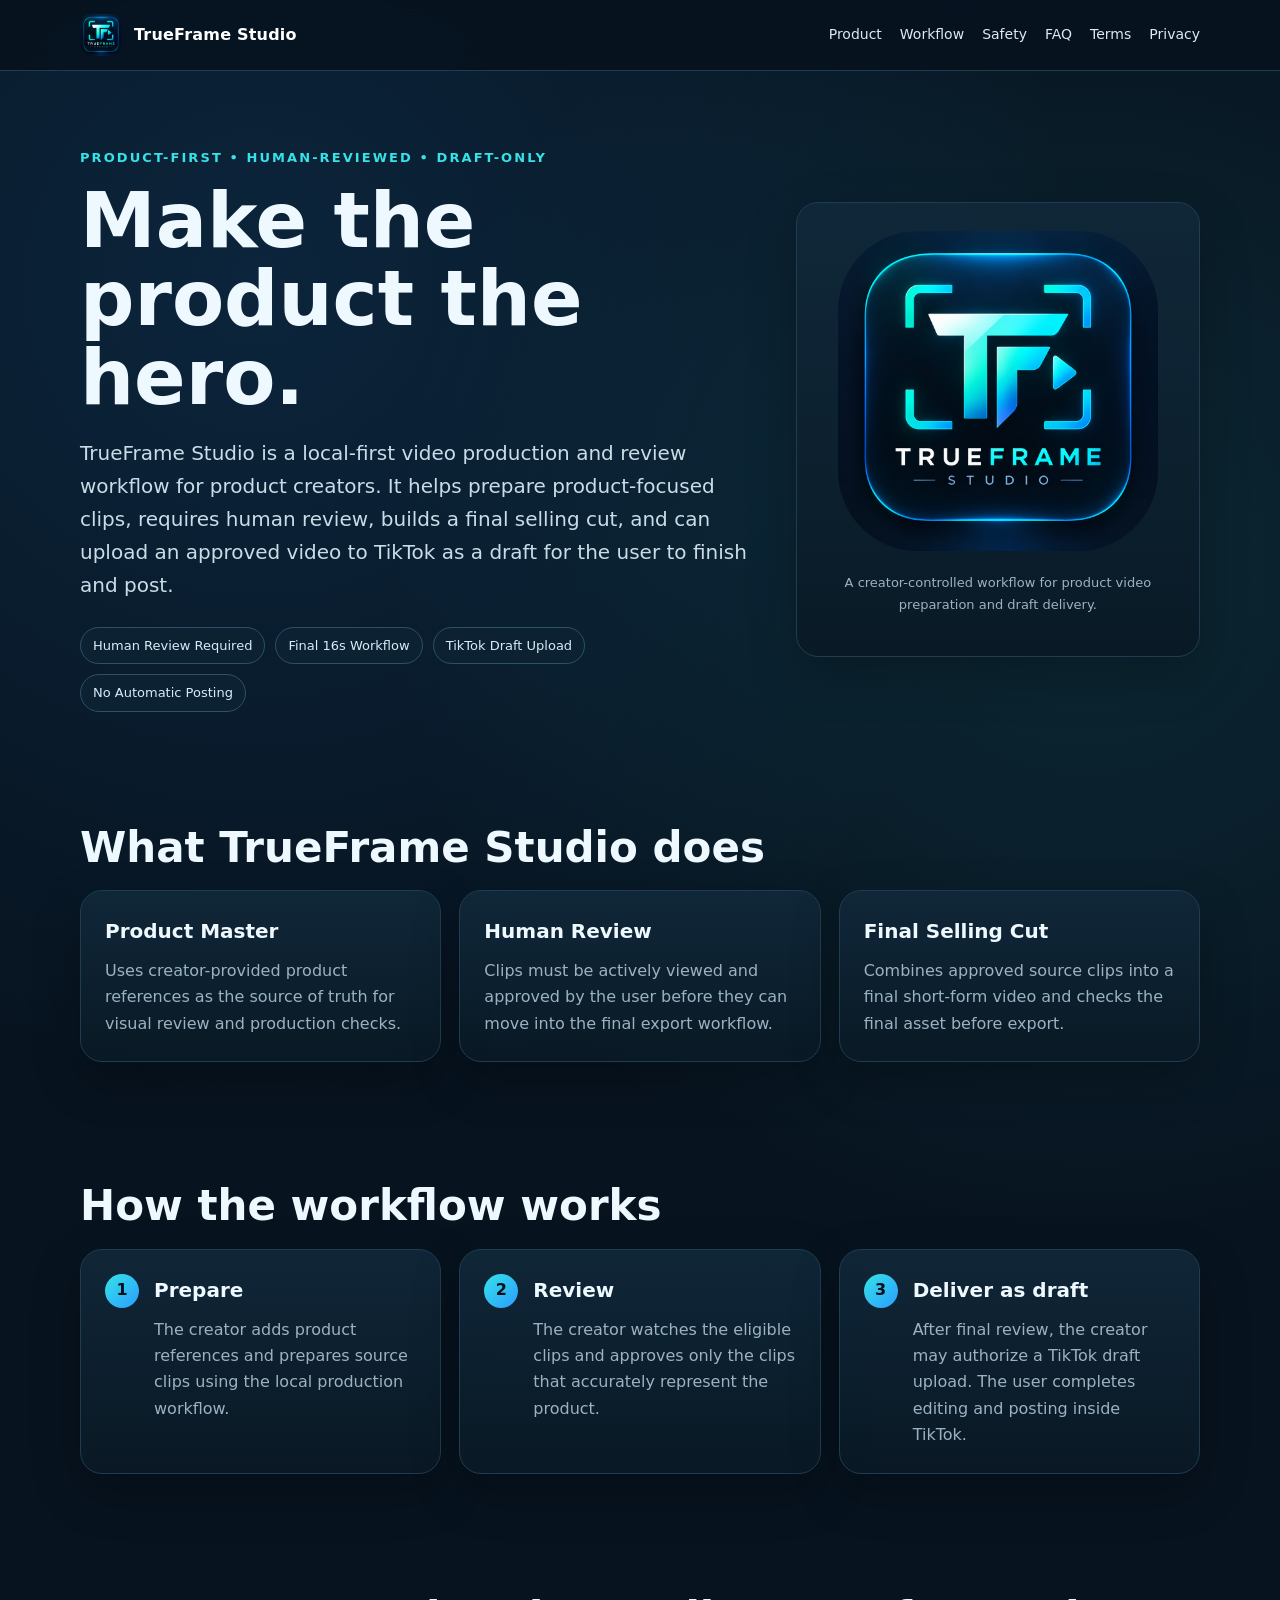
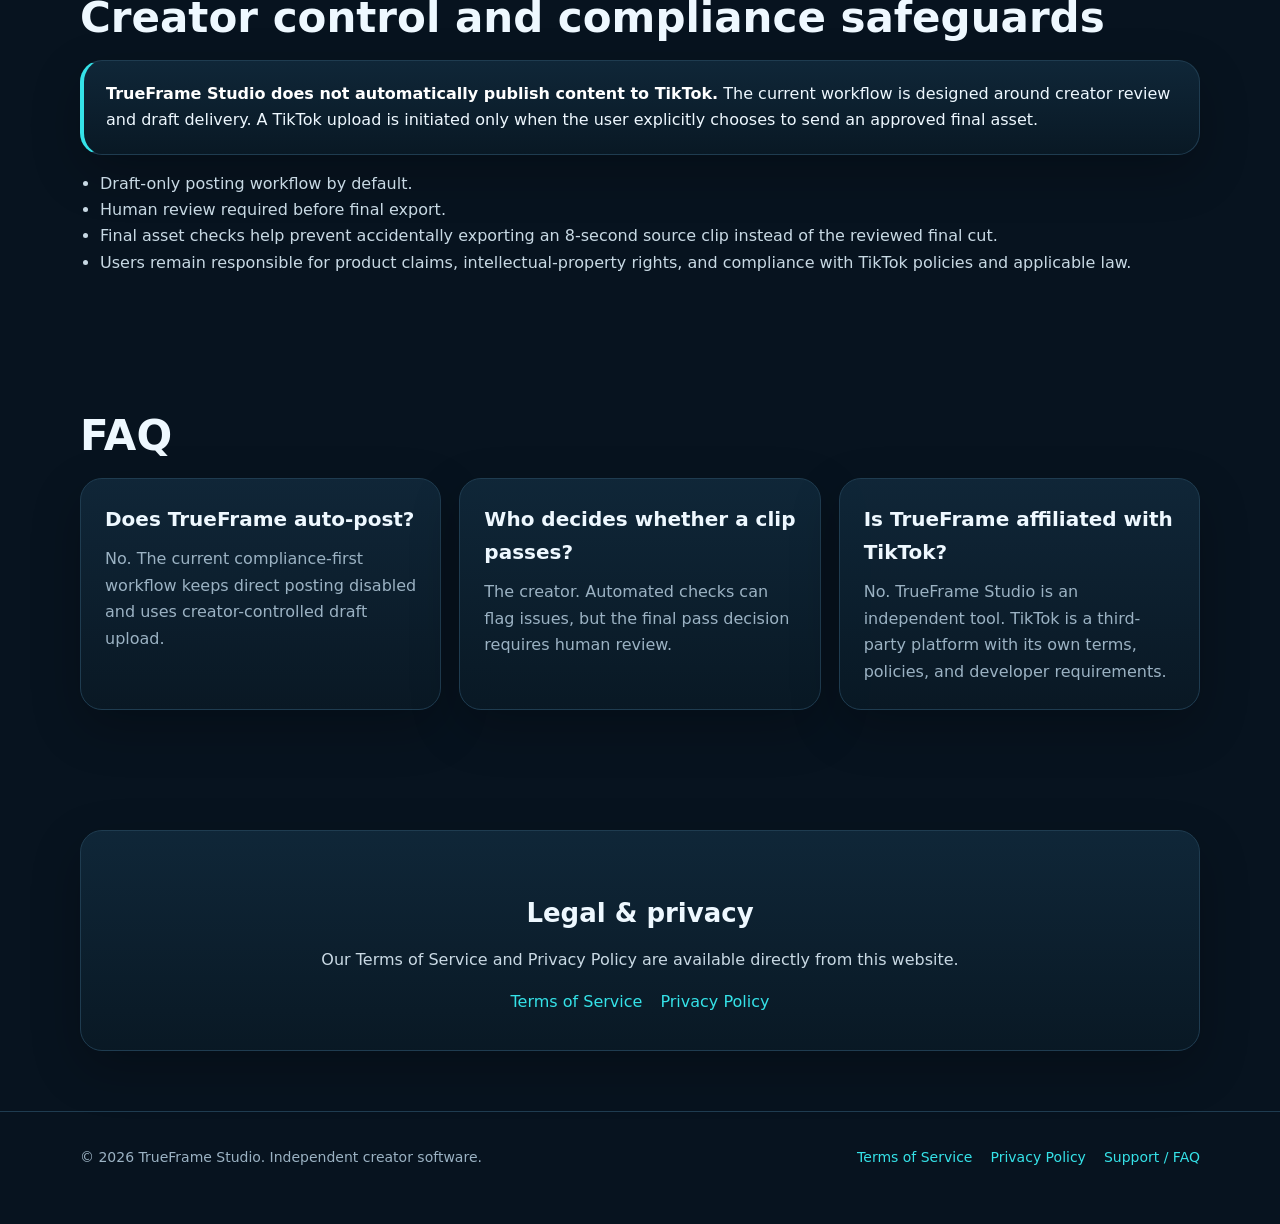
<file: index.html>
<!doctype html>
<html lang="en">
<head>
  <meta charset="utf-8">
  <meta name="viewport" content="width=device-width,initial-scale=1">
  <title>TrueFrame Studio — Product-first video review and TikTok draft workflow</title>
  <meta name="description" content="TrueFrame Studio helps creators review product videos, protect product fidelity, build a final selling cut, and upload approved videos to TikTok as drafts.">
  <link rel="icon" href="trueframe-logo.png">
  <link rel="stylesheet" href="styles.css">
</head>
<body>
<nav>
  <div class="container nav-inner">
    <a class="brand" href="index.html"><img src="trueframe-logo.png" alt="TrueFrame Studio logo"><span>TrueFrame Studio</span></a>
    <div class="nav-links">
      <a href="#product">Product</a>
      <a href="#workflow">Workflow</a>
      <a href="#safety">Safety</a>
      <a href="#faq">FAQ</a>
      <a href="terms.html">Terms</a>
      <a href="privacy.html">Privacy</a>
    </div>
  </div>
</nav>

<header class="hero">
  <div class="container hero-grid">
    <div>
      <div class="kicker">Product-first • Human-reviewed • Draft-only</div>
      <h1>Make the product the hero.</h1>
      <p class="lead">TrueFrame Studio is a local-first video production and review workflow for product creators. It helps prepare product-focused clips, requires human review, builds a final selling cut, and can upload an approved video to TikTok as a draft for the user to finish and post.</p>
      <div class="badges">
        <span class="badge">Human Review Required</span>
        <span class="badge">Final 16s Workflow</span>
        <span class="badge">TikTok Draft Upload</span>
        <span class="badge">No Automatic Posting</span>
      </div>
    </div>
    <div class="hero-card">
      <img src="trueframe-logo.png" alt="TrueFrame Studio app icon">
      <p class="small">A creator-controlled workflow for product video preparation and draft delivery.</p>
    </div>
  </div>
</header>

<section id="product" class="section">
  <div class="container">
    <h2>What TrueFrame Studio does</h2>
    <div class="grid3">
      <div class="card"><h3>Product Master</h3><p>Uses creator-provided product references as the source of truth for visual review and production checks.</p></div>
      <div class="card"><h3>Human Review</h3><p>Clips must be actively viewed and approved by the user before they can move into the final export workflow.</p></div>
      <div class="card"><h3>Final Selling Cut</h3><p>Combines approved source clips into a final short-form video and checks the final asset before export.</p></div>
    </div>
  </div>
</section>

<section id="workflow" class="section">
  <div class="container">
    <h2>How the workflow works</h2>
    <div class="grid3">
      <div class="card step"><div class="num">1</div><div><h3>Prepare</h3><p>The creator adds product references and prepares source clips using the local production workflow.</p></div></div>
      <div class="card step"><div class="num">2</div><div><h3>Review</h3><p>The creator watches the eligible clips and approves only the clips that accurately represent the product.</p></div></div>
      <div class="card step"><div class="num">3</div><div><h3>Deliver as draft</h3><p>After final review, the creator may authorize a TikTok draft upload. The user completes editing and posting inside TikTok.</p></div></div>
    </div>
  </div>
</section>

<section id="safety" class="section">
  <div class="container">
    <h2>Creator control and compliance safeguards</h2>
    <div class="notice">
      <strong>TrueFrame Studio does not automatically publish content to TikTok.</strong>
      The current workflow is designed around creator review and draft delivery. A TikTok upload is initiated only when the user explicitly chooses to send an approved final asset.
    </div>
    <ul class="list">
      <li>Draft-only posting workflow by default.</li>
      <li>Human review required before final export.</li>
      <li>Final asset checks help prevent accidentally exporting an 8-second source clip instead of the reviewed final cut.</li>
      <li>Users remain responsible for product claims, intellectual-property rights, and compliance with TikTok policies and applicable law.</li>
    </ul>
  </div>
</section>

<section id="faq" class="section">
  <div class="container">
    <h2>FAQ</h2>
    <div class="grid3">
      <div class="card"><h3>Does TrueFrame auto-post?</h3><p>No. The current compliance-first workflow keeps direct posting disabled and uses creator-controlled draft upload.</p></div>
      <div class="card"><h3>Who decides whether a clip passes?</h3><p>The creator. Automated checks can flag issues, but the final pass decision requires human review.</p></div>
      <div class="card"><h3>Is TrueFrame affiliated with TikTok?</h3><p>No. TrueFrame Studio is an independent tool. TikTok is a third-party platform with its own terms, policies, and developer requirements.</p></div>
    </div>
  </div>
</section>

<section class="section">
  <div class="container cta legal-card">
    <h2>Legal & privacy</h2>
    <p>Our Terms of Service and Privacy Policy are available directly from this website.</p>
    <div class="footer-links" style="justify-content:center">
      <a href="terms.html">Terms of Service</a>
      <a href="privacy.html">Privacy Policy</a>
    </div>
  </div>
</section>

<footer class="footer">
  <div class="container footer-grid">
    <div>© 2026 TrueFrame Studio. Independent creator software.</div>
    <div class="footer-links">
      <a href="terms.html">Terms of Service</a>
      <a href="privacy.html">Privacy Policy</a>
      <a href="#faq">Support / FAQ</a>
    </div>
  </div>
</footer>
</body>
</html>
</file>
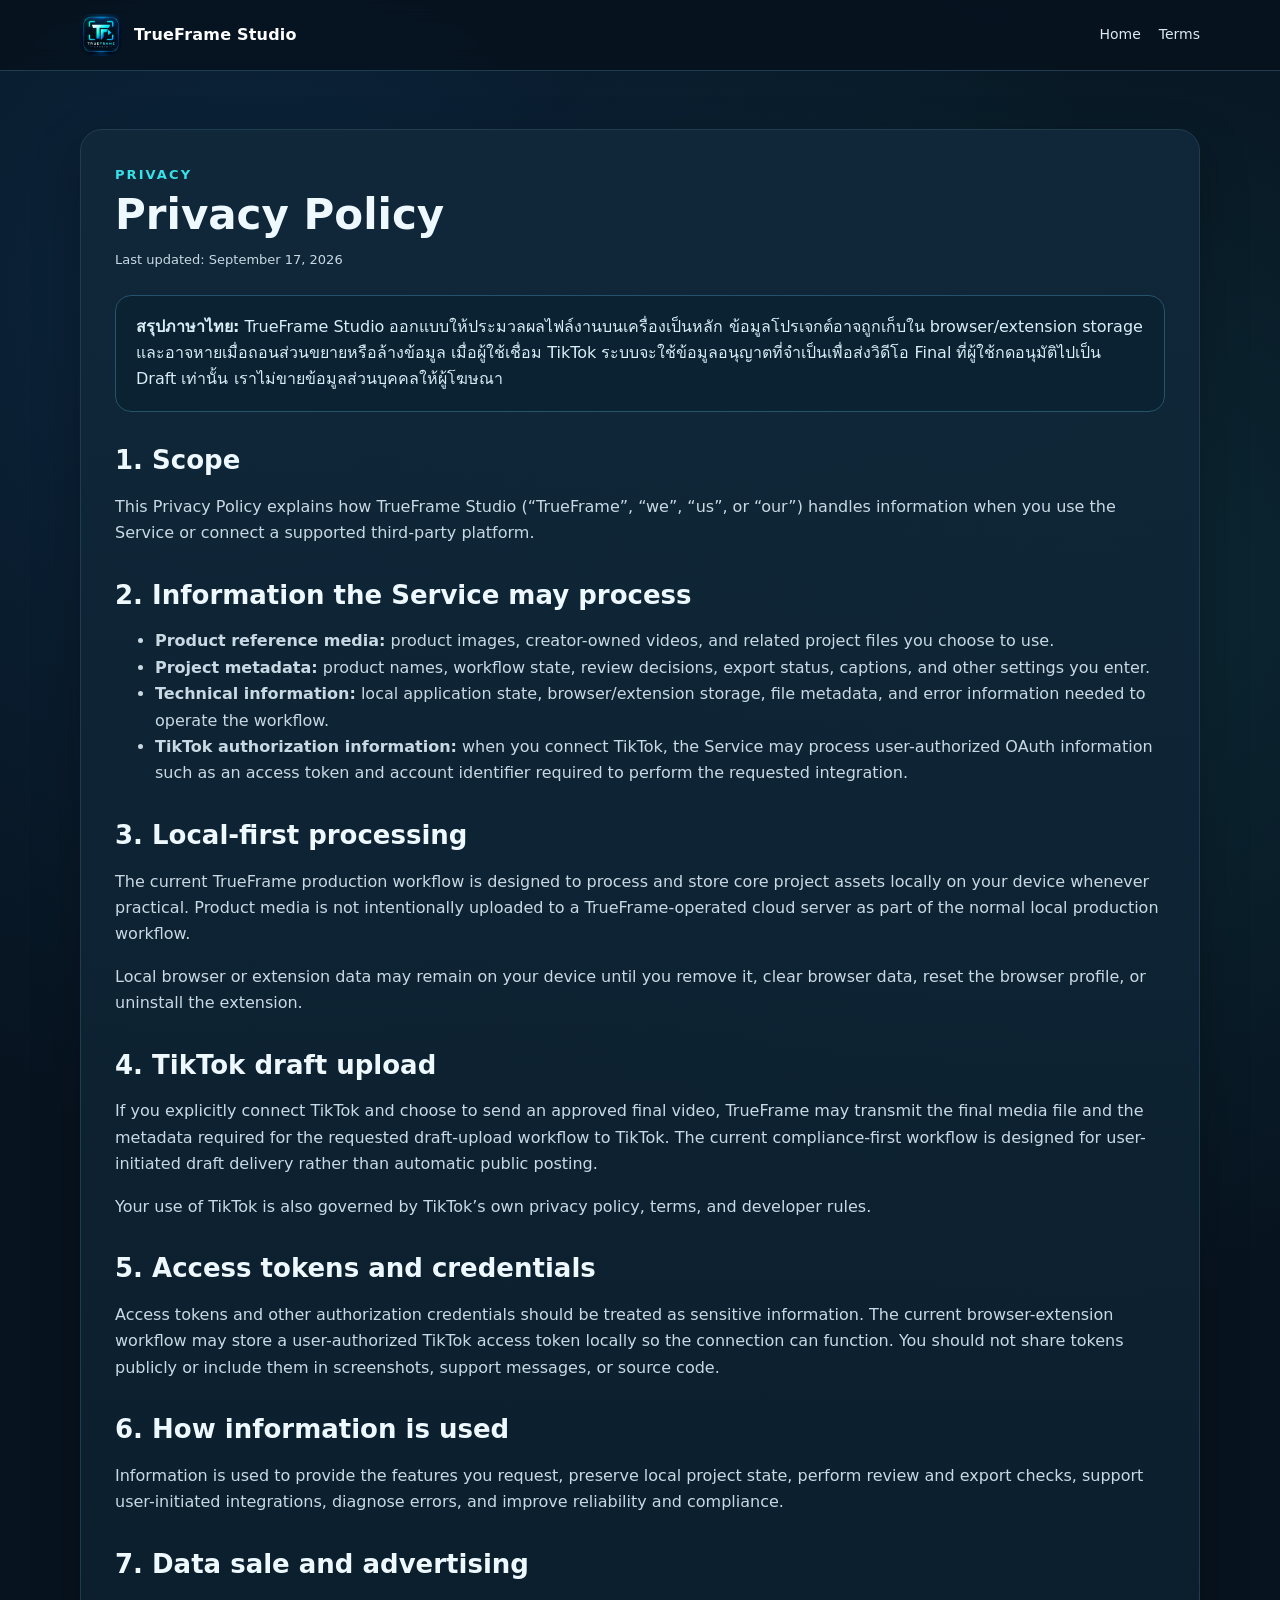
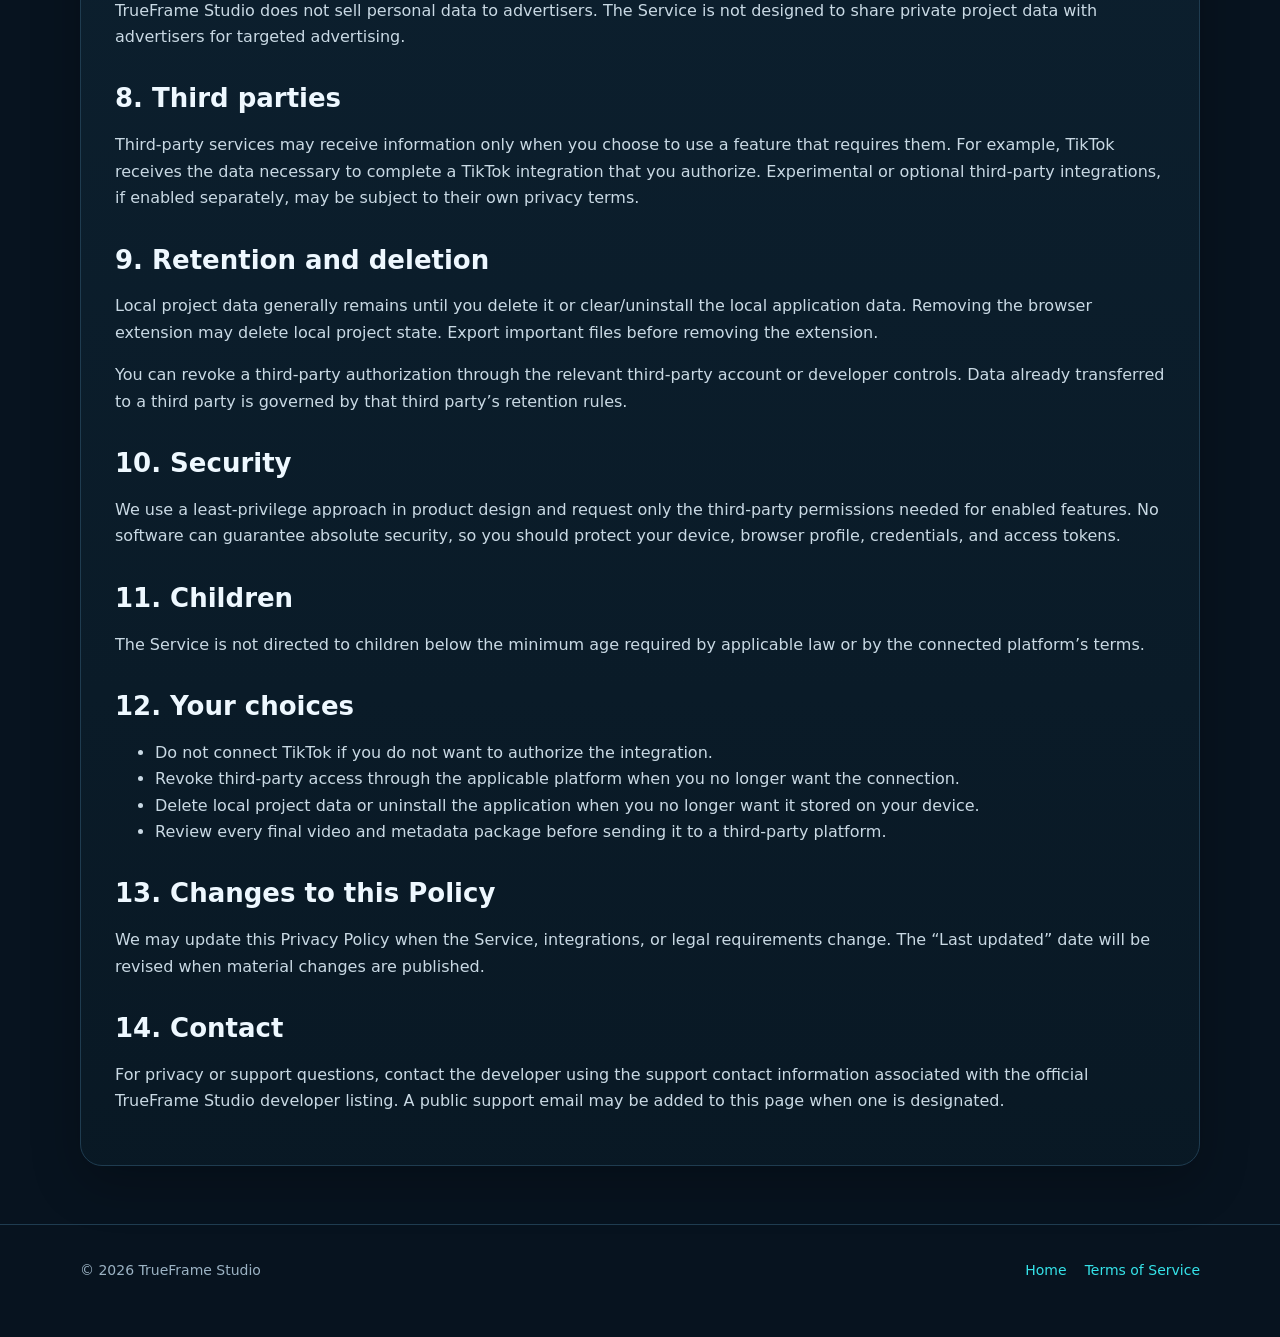
<file: privacy.html>
<!doctype html>
<html lang="en">
<head>
  <meta charset="utf-8"><meta name="viewport" content="width=device-width,initial-scale=1">
  <title>Privacy Policy — TrueFrame Studio</title>
  <link rel="icon" href="trueframe-logo.png"><link rel="stylesheet" href="styles.css">
</head>
<body>
<nav><div class="container nav-inner">
  <a class="brand" href="index.html"><img src="trueframe-logo.png" alt="TrueFrame Studio logo"><span>TrueFrame Studio</span></a>
  <div class="nav-links"><a href="index.html">Home</a><a href="terms.html">Terms</a></div>
</div></nav>

<main class="legal-wrap">
<div class="container legal-card">
  <div class="kicker">Privacy</div>
  <h1>Privacy Policy</h1>
  <p class="small">Last updated: September 17, 2026</p>

  <div class="summary-th"><strong>สรุปภาษาไทย:</strong> TrueFrame Studio ออกแบบให้ประมวลผลไฟล์งานบนเครื่องเป็นหลัก ข้อมูลโปรเจกต์อาจถูกเก็บใน browser/extension storage และอาจหายเมื่อถอนส่วนขยายหรือล้างข้อมูล เมื่อผู้ใช้เชื่อม TikTok ระบบจะใช้ข้อมูลอนุญาตที่จำเป็นเพื่อส่งวิดีโอ Final ที่ผู้ใช้กดอนุมัติไปเป็น Draft เท่านั้น เราไม่ขายข้อมูลส่วนบุคคลให้ผู้โฆษณา</div>

  <h2>1. Scope</h2>
  <p>This Privacy Policy explains how TrueFrame Studio (“TrueFrame”, “we”, “us”, or “our”) handles information when you use the Service or connect a supported third-party platform.</p>

  <h2>2. Information the Service may process</h2>
  <ul>
    <li><strong>Product reference media:</strong> product images, creator-owned videos, and related project files you choose to use.</li>
    <li><strong>Project metadata:</strong> product names, workflow state, review decisions, export status, captions, and other settings you enter.</li>
    <li><strong>Technical information:</strong> local application state, browser/extension storage, file metadata, and error information needed to operate the workflow.</li>
    <li><strong>TikTok authorization information:</strong> when you connect TikTok, the Service may process user-authorized OAuth information such as an access token and account identifier required to perform the requested integration.</li>
  </ul>

  <h2>3. Local-first processing</h2>
  <p>The current TrueFrame production workflow is designed to process and store core project assets locally on your device whenever practical. Product media is not intentionally uploaded to a TrueFrame-operated cloud server as part of the normal local production workflow.</p>
  <p>Local browser or extension data may remain on your device until you remove it, clear browser data, reset the browser profile, or uninstall the extension.</p>

  <h2>4. TikTok draft upload</h2>
  <p>If you explicitly connect TikTok and choose to send an approved final video, TrueFrame may transmit the final media file and the metadata required for the requested draft-upload workflow to TikTok. The current compliance-first workflow is designed for user-initiated draft delivery rather than automatic public posting.</p>
  <p>Your use of TikTok is also governed by TikTok’s own privacy policy, terms, and developer rules.</p>

  <h2>5. Access tokens and credentials</h2>
  <p>Access tokens and other authorization credentials should be treated as sensitive information. The current browser-extension workflow may store a user-authorized TikTok access token locally so the connection can function. You should not share tokens publicly or include them in screenshots, support messages, or source code.</p>

  <h2>6. How information is used</h2>
  <p>Information is used to provide the features you request, preserve local project state, perform review and export checks, support user-initiated integrations, diagnose errors, and improve reliability and compliance.</p>

  <h2>7. Data sale and advertising</h2>
  <p>TrueFrame Studio does not sell personal data to advertisers. The Service is not designed to share private project data with advertisers for targeted advertising.</p>

  <h2>8. Third parties</h2>
  <p>Third-party services may receive information only when you choose to use a feature that requires them. For example, TikTok receives the data necessary to complete a TikTok integration that you authorize. Experimental or optional third-party integrations, if enabled separately, may be subject to their own privacy terms.</p>

  <h2>9. Retention and deletion</h2>
  <p>Local project data generally remains until you delete it or clear/uninstall the local application data. Removing the browser extension may delete local project state. Export important files before removing the extension.</p>
  <p>You can revoke a third-party authorization through the relevant third-party account or developer controls. Data already transferred to a third party is governed by that third party’s retention rules.</p>

  <h2>10. Security</h2>
  <p>We use a least-privilege approach in product design and request only the third-party permissions needed for enabled features. No software can guarantee absolute security, so you should protect your device, browser profile, credentials, and access tokens.</p>

  <h2>11. Children</h2>
  <p>The Service is not directed to children below the minimum age required by applicable law or by the connected platform’s terms.</p>

  <h2>12. Your choices</h2>
  <ul>
    <li>Do not connect TikTok if you do not want to authorize the integration.</li>
    <li>Revoke third-party access through the applicable platform when you no longer want the connection.</li>
    <li>Delete local project data or uninstall the application when you no longer want it stored on your device.</li>
    <li>Review every final video and metadata package before sending it to a third-party platform.</li>
  </ul>

  <h2>13. Changes to this Policy</h2>
  <p>We may update this Privacy Policy when the Service, integrations, or legal requirements change. The “Last updated” date will be revised when material changes are published.</p>

  <h2>14. Contact</h2>
  <p>For privacy or support questions, contact the developer using the support contact information associated with the official TrueFrame Studio developer listing. A public support email may be added to this page when one is designated.</p>
</div>
</main>

<footer class="footer"><div class="container footer-grid">
<div>© 2026 TrueFrame Studio</div><div class="footer-links"><a href="index.html">Home</a><a href="terms.html">Terms of Service</a></div>
</div></footer>
</body>
</html>
</file>
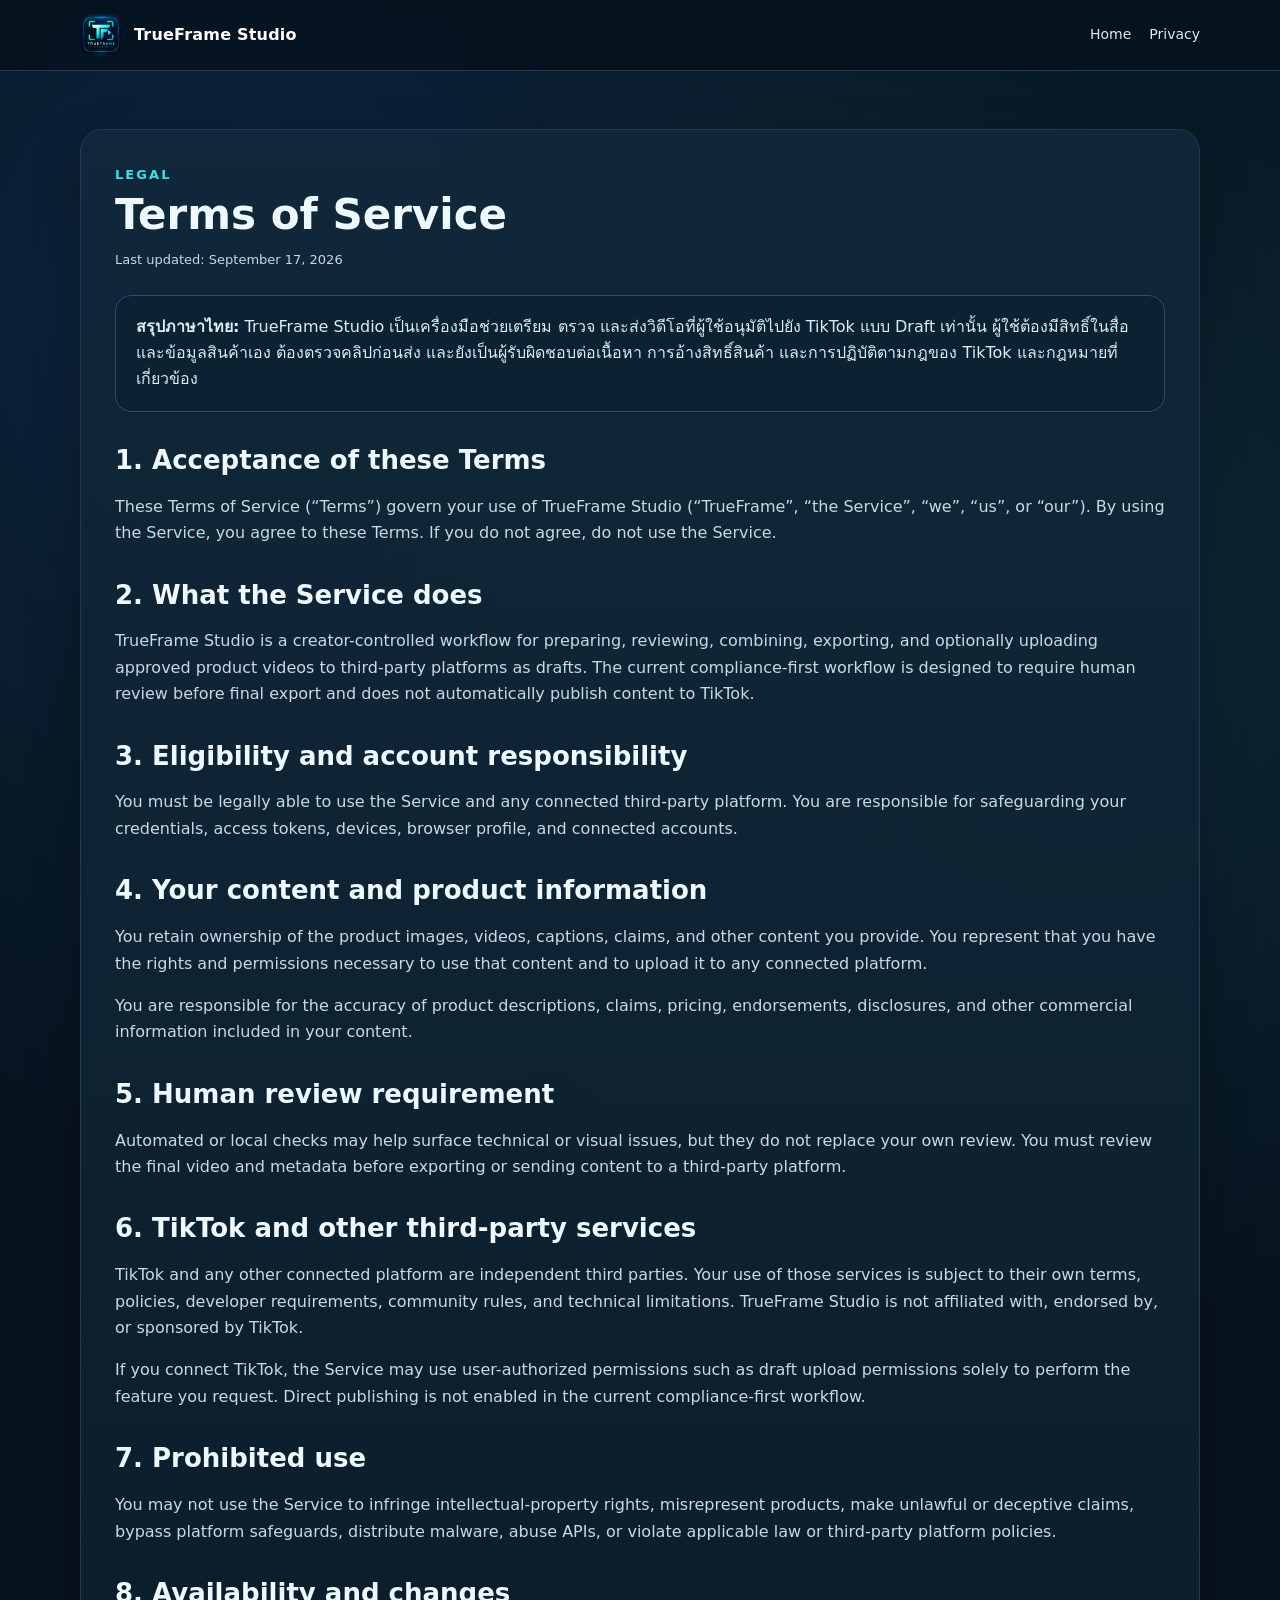
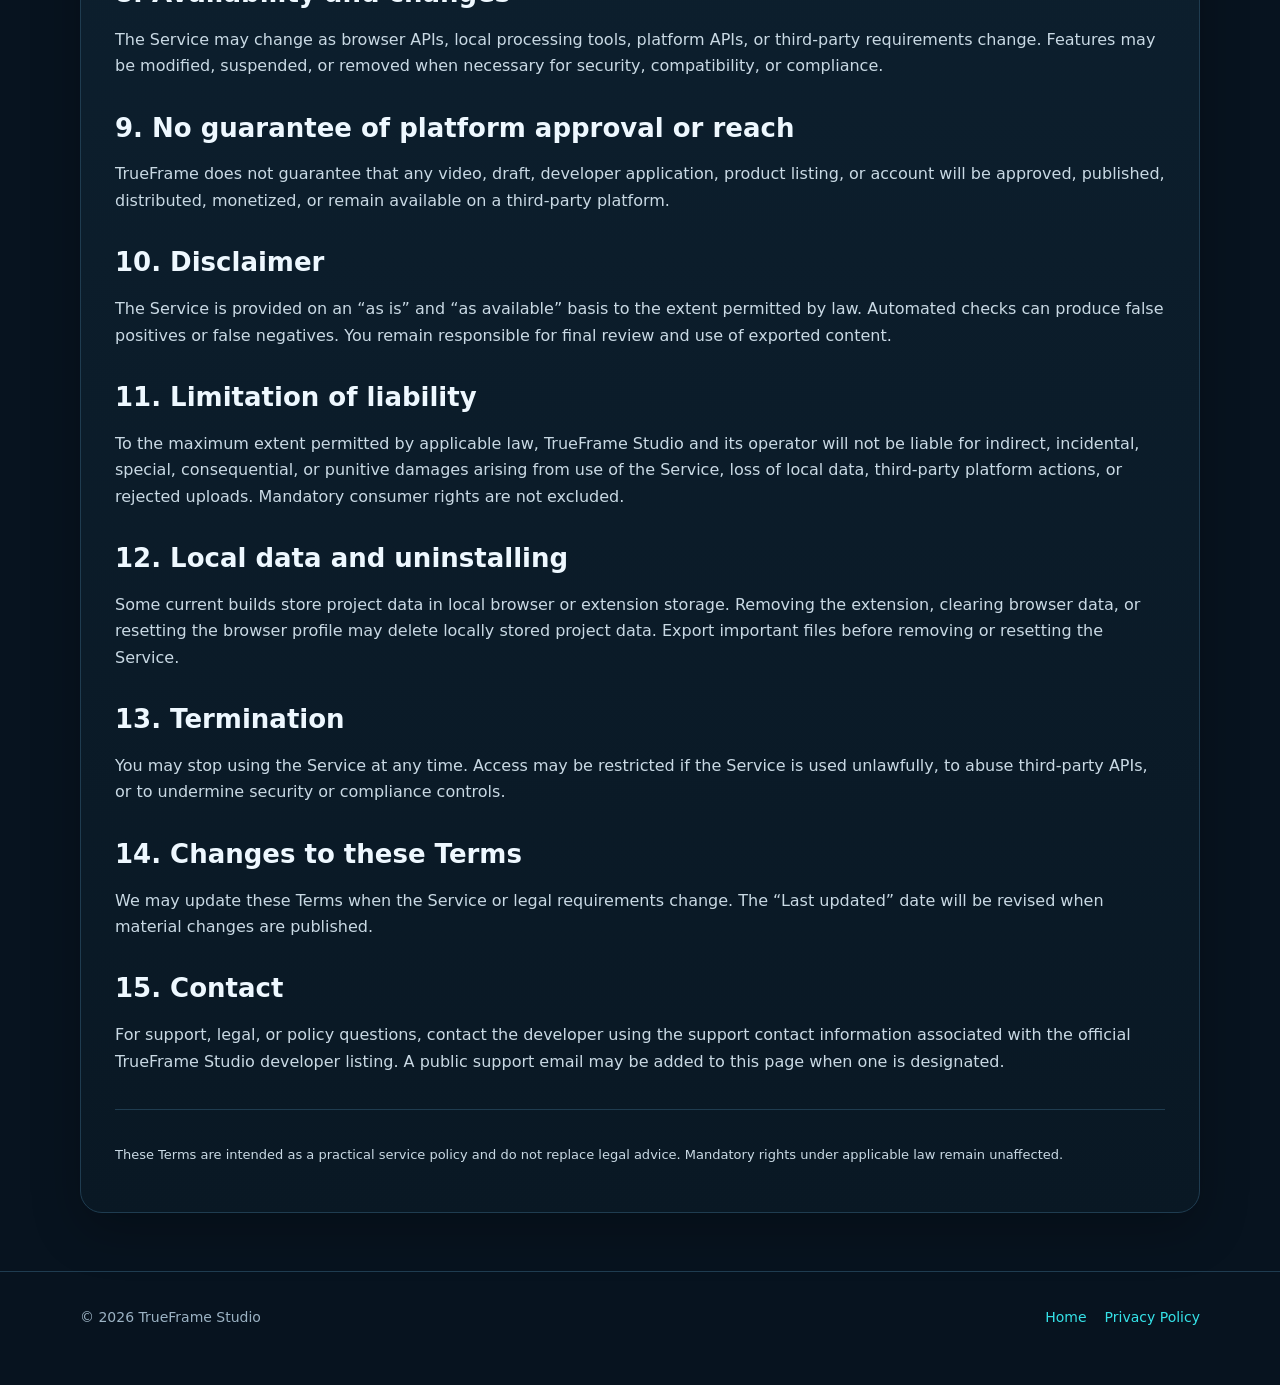
<file: terms.html>
<!doctype html>
<html lang="en">
<head>
  <meta charset="utf-8"><meta name="viewport" content="width=device-width,initial-scale=1">
  <title>Terms of Service — TrueFrame Studio</title>
  <link rel="icon" href="trueframe-logo.png"><link rel="stylesheet" href="styles.css">
</head>
<body>
<nav><div class="container nav-inner">
  <a class="brand" href="index.html"><img src="trueframe-logo.png" alt="TrueFrame Studio logo"><span>TrueFrame Studio</span></a>
  <div class="nav-links"><a href="index.html">Home</a><a href="privacy.html">Privacy</a></div>
</div></nav>

<main class="legal-wrap">
<div class="container legal-card">
  <div class="kicker">Legal</div>
  <h1>Terms of Service</h1>
  <p class="small">Last updated: September 17, 2026</p>

  <div class="summary-th"><strong>สรุปภาษาไทย:</strong> TrueFrame Studio เป็นเครื่องมือช่วยเตรียม ตรวจ และส่งวิดีโอที่ผู้ใช้อนุมัติไปยัง TikTok แบบ Draft เท่านั้น ผู้ใช้ต้องมีสิทธิ์ในสื่อและข้อมูลสินค้าเอง ต้องตรวจคลิปก่อนส่ง และยังเป็นผู้รับผิดชอบต่อเนื้อหา การอ้างสิทธิ์สินค้า และการปฏิบัติตามกฎของ TikTok และกฎหมายที่เกี่ยวข้อง</div>

  <h2>1. Acceptance of these Terms</h2>
  <p>These Terms of Service (“Terms”) govern your use of TrueFrame Studio (“TrueFrame”, “the Service”, “we”, “us”, or “our”). By using the Service, you agree to these Terms. If you do not agree, do not use the Service.</p>

  <h2>2. What the Service does</h2>
  <p>TrueFrame Studio is a creator-controlled workflow for preparing, reviewing, combining, exporting, and optionally uploading approved product videos to third-party platforms as drafts. The current compliance-first workflow is designed to require human review before final export and does not automatically publish content to TikTok.</p>

  <h2>3. Eligibility and account responsibility</h2>
  <p>You must be legally able to use the Service and any connected third-party platform. You are responsible for safeguarding your credentials, access tokens, devices, browser profile, and connected accounts.</p>

  <h2>4. Your content and product information</h2>
  <p>You retain ownership of the product images, videos, captions, claims, and other content you provide. You represent that you have the rights and permissions necessary to use that content and to upload it to any connected platform.</p>
  <p>You are responsible for the accuracy of product descriptions, claims, pricing, endorsements, disclosures, and other commercial information included in your content.</p>

  <h2>5. Human review requirement</h2>
  <p>Automated or local checks may help surface technical or visual issues, but they do not replace your own review. You must review the final video and metadata before exporting or sending content to a third-party platform.</p>

  <h2>6. TikTok and other third-party services</h2>
  <p>TikTok and any other connected platform are independent third parties. Your use of those services is subject to their own terms, policies, developer requirements, community rules, and technical limitations. TrueFrame Studio is not affiliated with, endorsed by, or sponsored by TikTok.</p>
  <p>If you connect TikTok, the Service may use user-authorized permissions such as draft upload permissions solely to perform the feature you request. Direct publishing is not enabled in the current compliance-first workflow.</p>

  <h2>7. Prohibited use</h2>
  <p>You may not use the Service to infringe intellectual-property rights, misrepresent products, make unlawful or deceptive claims, bypass platform safeguards, distribute malware, abuse APIs, or violate applicable law or third-party platform policies.</p>

  <h2>8. Availability and changes</h2>
  <p>The Service may change as browser APIs, local processing tools, platform APIs, or third-party requirements change. Features may be modified, suspended, or removed when necessary for security, compatibility, or compliance.</p>

  <h2>9. No guarantee of platform approval or reach</h2>
  <p>TrueFrame does not guarantee that any video, draft, developer application, product listing, or account will be approved, published, distributed, monetized, or remain available on a third-party platform.</p>

  <h2>10. Disclaimer</h2>
  <p>The Service is provided on an “as is” and “as available” basis to the extent permitted by law. Automated checks can produce false positives or false negatives. You remain responsible for final review and use of exported content.</p>

  <h2>11. Limitation of liability</h2>
  <p>To the maximum extent permitted by applicable law, TrueFrame Studio and its operator will not be liable for indirect, incidental, special, consequential, or punitive damages arising from use of the Service, loss of local data, third-party platform actions, or rejected uploads. Mandatory consumer rights are not excluded.</p>

  <h2>12. Local data and uninstalling</h2>
  <p>Some current builds store project data in local browser or extension storage. Removing the extension, clearing browser data, or resetting the browser profile may delete locally stored project data. Export important files before removing or resetting the Service.</p>

  <h2>13. Termination</h2>
  <p>You may stop using the Service at any time. Access may be restricted if the Service is used unlawfully, to abuse third-party APIs, or to undermine security or compliance controls.</p>

  <h2>14. Changes to these Terms</h2>
  <p>We may update these Terms when the Service or legal requirements change. The “Last updated” date will be revised when material changes are published.</p>

  <h2>15. Contact</h2>
  <p>For support, legal, or policy questions, contact the developer using the support contact information associated with the official TrueFrame Studio developer listing. A public support email may be added to this page when one is designated.</p>

  <hr>
  <p class="small">These Terms are intended as a practical service policy and do not replace legal advice. Mandatory rights under applicable law remain unaffected.</p>
</div>
</main>

<footer class="footer"><div class="container footer-grid">
<div>© 2026 TrueFrame Studio</div><div class="footer-links"><a href="index.html">Home</a><a href="privacy.html">Privacy Policy</a></div>
</div></footer>
</body>
</html>
</file>
<file: styles.css>
:root{
  --bg:#07131f;
  --panel:#0c1d2b;
  --panel2:#10283a;
  --text:#eef8ff;
  --muted:#9bb2c3;
  --cyan:#35e2e8;
  --blue:#2b9dff;
  --line:#1f3c50;
  --ok:#76e4b2;
  --warn:#ffd28a;
  --max:1120px;
}
*{box-sizing:border-box}
html{scroll-behavior:smooth}
body{
  margin:0;
  font-family:Inter,ui-sans-serif,system-ui,-apple-system,BlinkMacSystemFont,"Segoe UI",sans-serif;
  color:var(--text);
  background:
    radial-gradient(circle at 20% 10%, rgba(43,157,255,.13), transparent 30%),
    radial-gradient(circle at 85% 20%, rgba(53,226,232,.10), transparent 28%),
    var(--bg);
  line-height:1.65;
}
a{color:var(--cyan);text-decoration:none}
a:hover{text-decoration:underline}
.container{width:min(var(--max),calc(100% - 36px));margin:auto}
nav{
  position:sticky;top:0;z-index:10;
  background:rgba(7,19,31,.92);backdrop-filter:blur(10px);
  border-bottom:1px solid var(--line);
}
.nav-inner{display:flex;align-items:center;justify-content:space-between;gap:20px;padding:14px 0}
.brand{display:flex;align-items:center;gap:12px;font-weight:800;letter-spacing:.2px;color:white}
.brand img{width:42px;height:42px;border-radius:11px}
.nav-links{display:flex;flex-wrap:wrap;gap:18px;font-size:14px}
.nav-links a{color:#dbeaf4}
.hero{padding:76px 0 52px}
.hero-grid{display:grid;grid-template-columns:1.25fr .75fr;gap:42px;align-items:center}
.kicker{font-size:13px;letter-spacing:.16em;text-transform:uppercase;color:var(--cyan);font-weight:800}
h1{font-size:clamp(40px,7vw,76px);line-height:1.03;margin:.18em 0}
h2{font-size:clamp(28px,4vw,42px);line-height:1.15;margin:0 0 18px}
h3{margin:0 0 10px;font-size:20px}
.lead{font-size:20px;color:#c9dce8;max-width:760px}
.hero-card,.card,.legal-card,.notice{
  border:1px solid var(--line);
  background:linear-gradient(180deg,rgba(16,40,58,.92),rgba(9,25,37,.92));
  border-radius:22px;
  box-shadow:0 18px 50px rgba(0,0,0,.24);
}
.hero-card{padding:28px;text-align:center}
.hero-card img{width:min(320px,100%);border-radius:25%}
.badges{display:flex;flex-wrap:wrap;gap:10px;margin-top:25px}
.badge{border:1px solid #2c5168;background:#0c2232;border-radius:999px;padding:7px 12px;font-size:13px;color:#d8ecf8}
.section{padding:60px 0}
.grid3{display:grid;grid-template-columns:repeat(3,1fr);gap:18px}
.card{padding:24px}
.card p{color:var(--muted);margin:0}
.step{display:flex;gap:15px;align-items:flex-start}
.num{flex:0 0 34px;height:34px;border-radius:50%;display:grid;place-items:center;background:linear-gradient(135deg,var(--cyan),var(--blue));color:#041019;font-weight:900}
.list{padding-left:20px;color:#c8d9e4}
.notice{padding:20px 22px;border-left:4px solid var(--cyan)}
.notice strong{color:#fff}
.cta{padding:36px;text-align:center}
.footer{border-top:1px solid var(--line);padding:34px 0 55px;color:var(--muted);font-size:14px}
.footer-grid{display:flex;justify-content:space-between;gap:24px;flex-wrap:wrap}
.footer-links{display:flex;gap:18px;flex-wrap:wrap}
.legal-wrap{padding:58px 0}
.legal-card{padding:34px}
.legal-card h1{font-size:42px}
.legal-card h2{font-size:26px;margin-top:34px}
.legal-card p,.legal-card li{color:#c9d9e4}
.summary-th{
  margin:24px 0;padding:18px 20px;border-radius:16px;
  background:#0b2232;border:1px solid #26526b;color:#d9edf7
}
.small{font-size:13px;color:var(--muted)}
hr{border:0;border-top:1px solid var(--line);margin:34px 0}
@media (max-width:780px){
  .hero-grid,.grid3{grid-template-columns:1fr}
  .nav-inner{align-items:flex-start;flex-direction:column}
  .hero{padding-top:44px}
}
</file>
